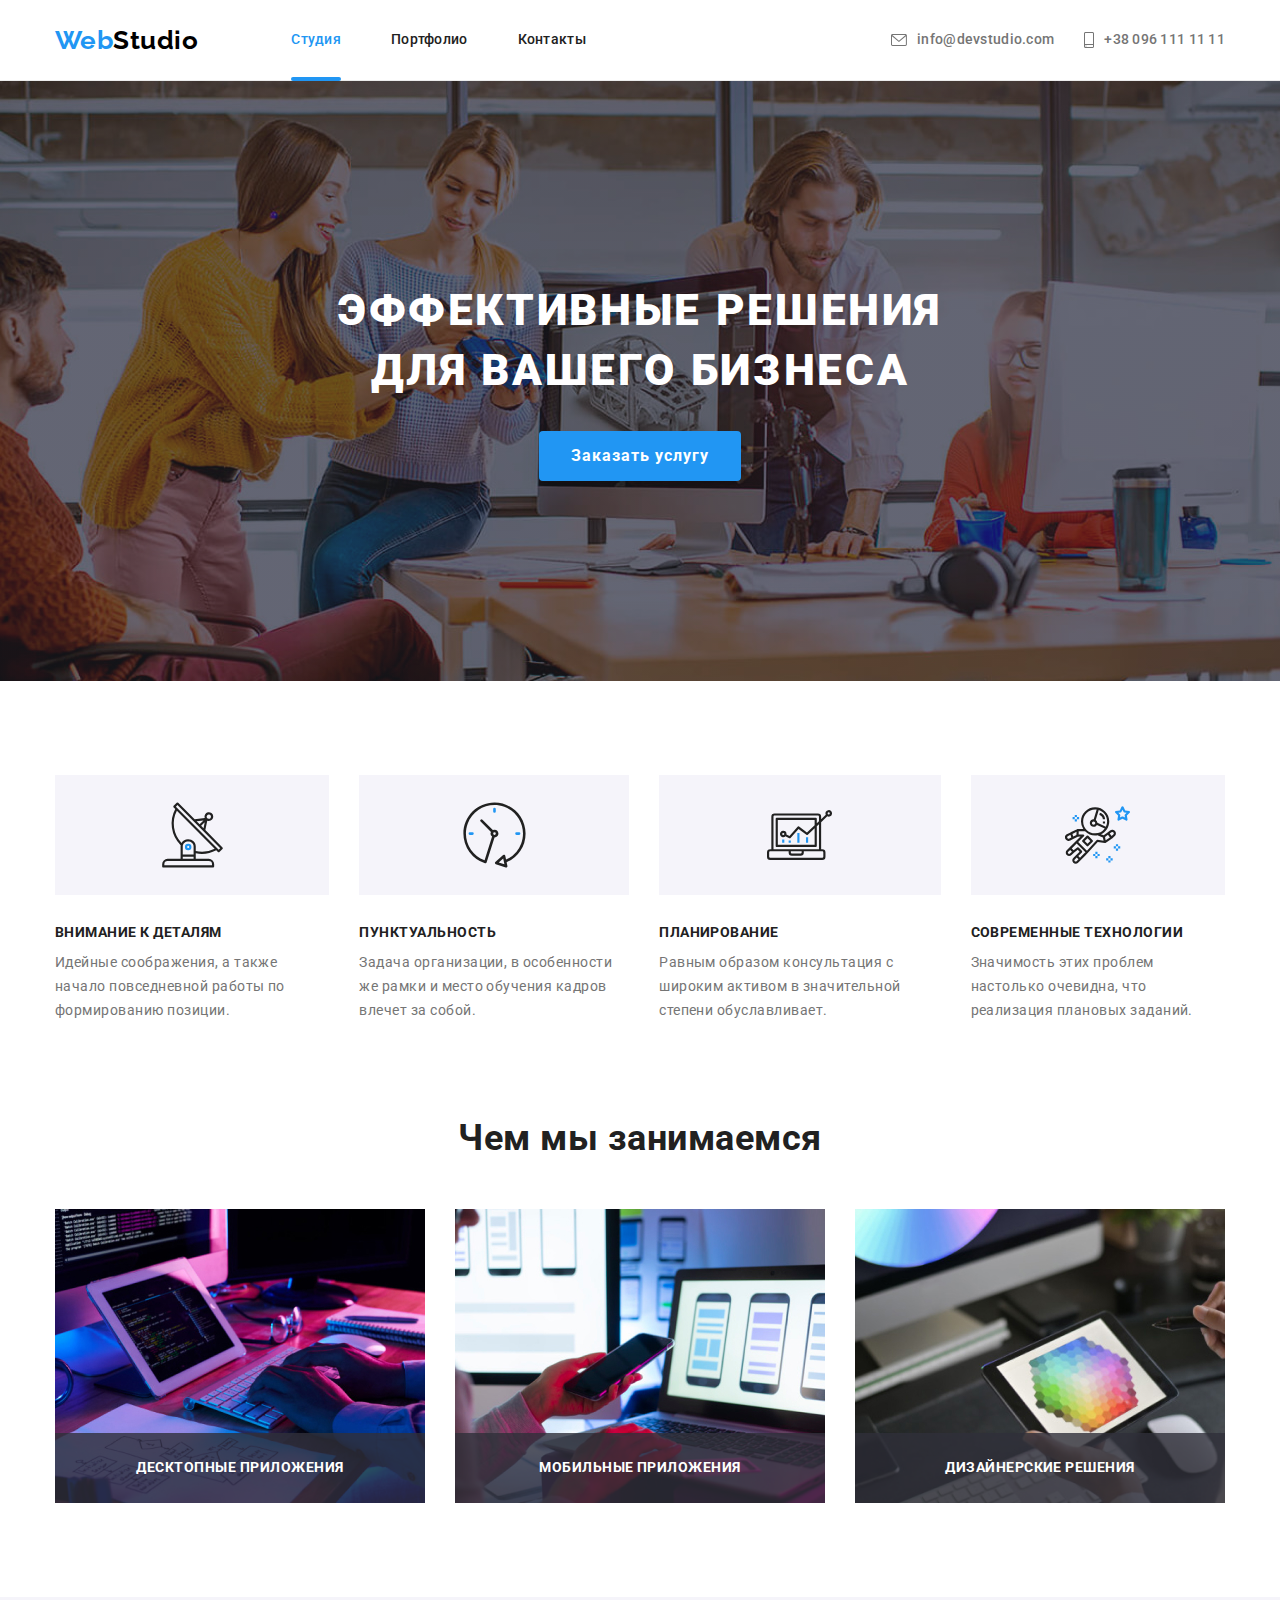
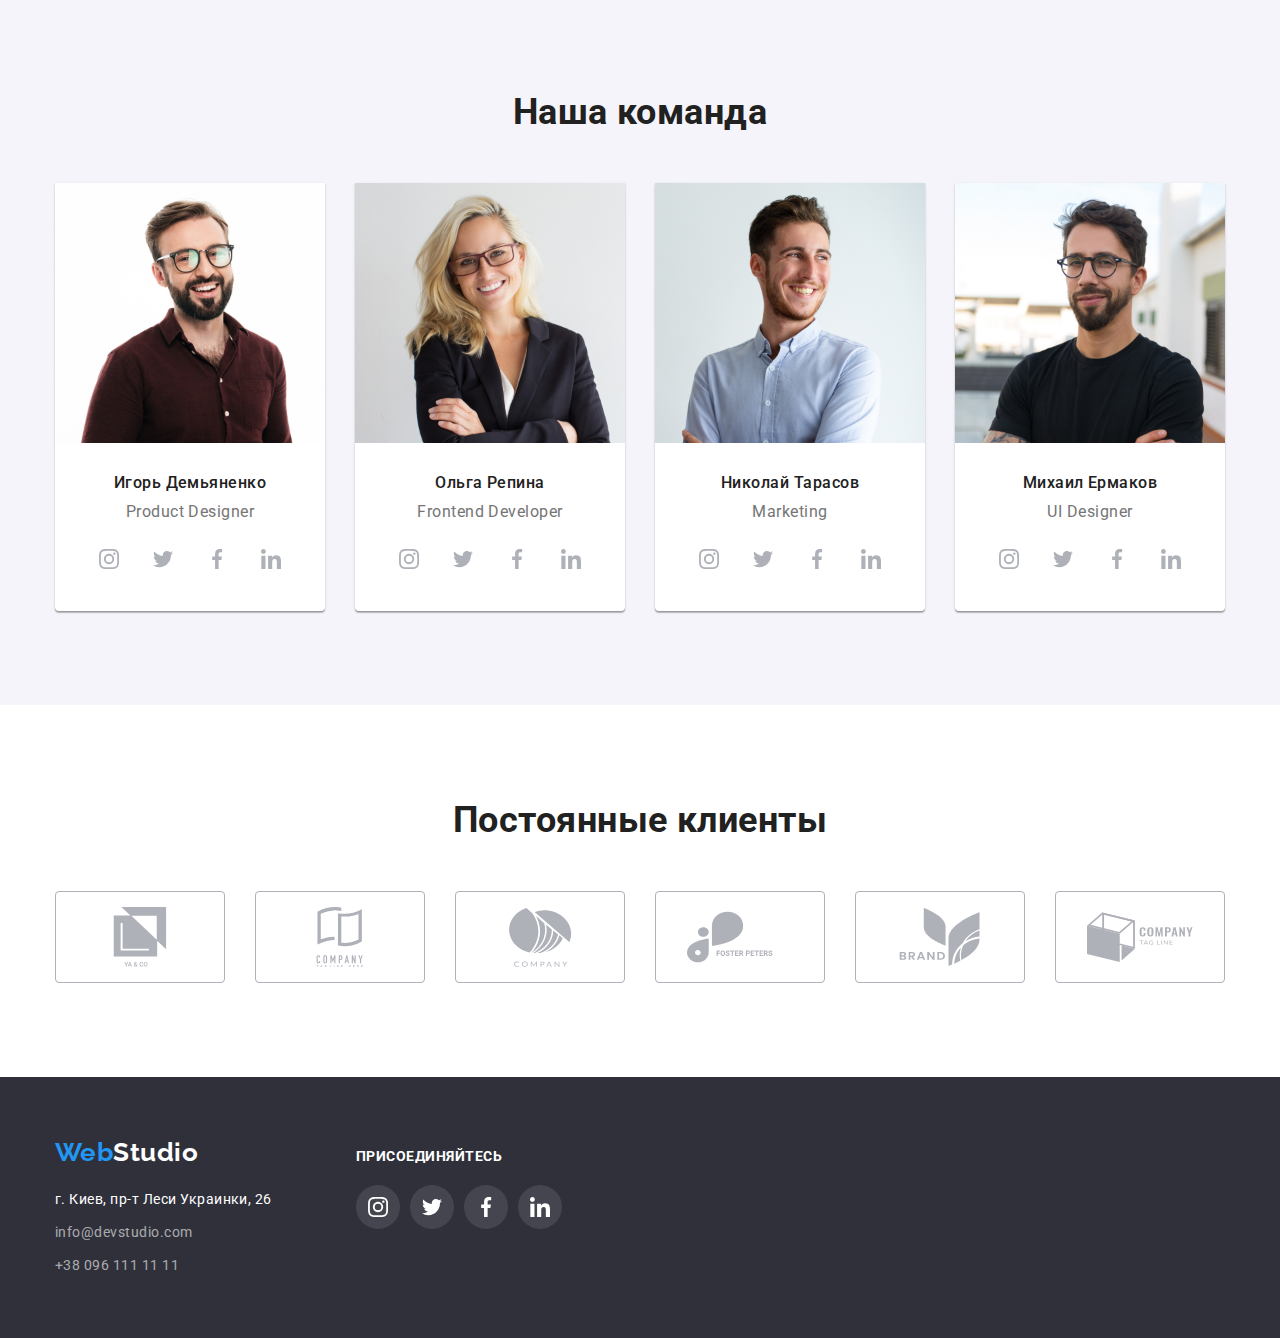
<file: index.html>
<!DOCTYPE html>
<html lang="ru">
<head>
    <meta charset="UTF-8">
    <meta http-equiv="X-UA-Compatible" content="IE=edge">
    <meta name="viewport" content="width=device-width, initial-scale=1.0">
    <title>Фотостудия WebStudio</title>
    
    <!--Основные шрифты-->
    <link rel="preconnect" href="https://fonts.googleapis.com">
    <link rel="preconnect" href="https://fonts.gstatic.com" crossorigin>
    <link href="https://fonts.googleapis.com/css2?family=Raleway:wght@700&family=Roboto:wght@400;500;700;900&display=swap"
        rel="stylesheet">

    <!--Нормализация стилей-->
    <link rel="stylesheet" href="https://cdn.jsdelivr.net/npm/modern-normalize@1.1.0/modern-normalize.min.css">
    
    <!--Кастомные стили-->
    <link rel="stylesheet" href="./css/styles.css">
</head>

<body>

    <!--Основная навигация-->
  <header class="header">

   <div class="container header-container">
    <nav class="nav">
        <a class="logo link" href="/">Web<span class="logo-primary link">Studio</span></a>
        <ul class="nav-list list">
            <li class="nav-item">
                <a class="nav-link current link" href="/">Студия</a>
            </li>
            <li class="nav-item">
                <a class="nav-link link" href="./portfolio.html">Портфолио</a>
            </li>
            <li class="nav-item">
                <a class="nav-link link" href="">Контакты</a>
            </li>
        </ul>
    </nav>

    <ul class="header-contacts list">
        <li class="header-contacts-item">
            <a class="header-phone link" href="mailto:info@devstudio.com">
                <svg class="header-contacts-icons" width="16" height="12">
                    <use href="./images/icons.svg#icon-envelope"></use>
                </svg>
                info@devstudio.com</a>
            </li>
        <li class="header-contacts-item">
            <a class="header-mail link" href="tel:+380961111111">
                <svg class="header-contacts-icons" width="10" height="16">
                    <use href="./images/icons.svg#icon-smartphone"></use>
                </svg>
                +38 096 111 11 11
                

            </a>
        </li>
    </ul>
   </div>
  </header> 
  
 <main>
    <!--Секция 1 Герой с баннером-->
        <section class="hero">
            <div class="container">
                <h1 class="hero-title">Эффективные решения для вашего бизнеса</h1>
                <button type="button" class="hero-btn" data-modal-open>Заказать услугу</button>
            </div>
        </section>
    

    <!--Секция 2 со скрытым заголовком Преимущества-->
    <section class="section">

        <div class="container">
            <h2 class="visually-hidden">Преимущества</h2>
            <ul class="features-list list">
                <li class="feature-item">

                    <div class="features-icon-wrapper">
                        <svg class="features-icon" width="65" height="70">
                            <use href="./images/icons.svg#icon-antenna"></use>
                        </svg>  
                    </div>
                    
                    <h3 class="feature-title">Внимание к деталям</h3>
                    <p class="feature-text">Идейные соображения, а также начало повседневной работы по формированию позиции.</p>
                </li>


                <li class="feature-item">
                    <div class="features-icon-wrapper">
                        <svg class="features-icon" width="65" height="70">
                            <use href="./images/icons.svg#icon-clock"></use>
                        </svg>
                    </div>
                    <h3 class="feature-title">Пунктуальность</h3>
                    <p class="feature-text">Задача организации, в особенности же рамки и место обучения кадров влечет за собой.</p>
                </li>


                <li class="feature-item">
                    <div class="features-icon-wrapper">
                        <svg class="features-icon" width="65" height="70">
                            <use href="./images/icons.svg#icon-diagram"></use>
                        </svg>
                    </div>
                    <h3 class="feature-title">Планирование</h3>
                    <p class="feature-text">Равным образом консультация с широким активом в значительной степени обуславливает.</p>
                </li>


                <li class="feature-item">
                    <div class="features-icon-wrapper">
                        <svg class="features-icon" width="65" height="70">
                            <use href="./images/icons.svg#icon-astronaut"></use>
                        </svg>
                    </div>
                    <h3 class="feature-title">Современные технологии</h3>
                    <p class="feature-text">Значимость этих проблем настолько очевидна, что реализация плановых заданий.</p>
                </li>
            </ul>
        </div>
    </section>

    <!--Секция 3 Чем мы занимаемся-->
    <section class="services section">

        <div class="container">
            <h2 class="title">Чем мы занимаемся</h2>

            <ul class="services-list list">
                <li class="services-item">
                    <div class="services-pic-wrapper">
                        <img class="services-pic" src="./images/1.jpg" alt="Человек работает за ноутбуком" width="370" height="294">
                        <p class="services-descr">Десктопные приложения</p>   
                    </div>
                </li>

                <li class="services-item">
                    <div class="services-pic-wrapper">
                        <img class="services-pic" src="./images/2.jpg" alt="Человек сидит перед открытым ноутбуком и смотрит в телефон"
                        width="370" height="294">
                        <p class="services-descr">Мобильные приложения</p>  
                    </div>
                </li>

                <li class="services-item">
                    <div class="services-pic-wrapper">
                        <img class="services-pic" src="./images/3.jpg" alt="Дизайнер выбирает на планшете цвет из палитры цветов"
                        width="370" height="294">
                        <p class="services-descr">Дизайнерские решения</p>
                    </div>
                    
                </li>
            </ul>
        </div>
    </section>

    <!--Секция Наша команда-->
    <section class="team section">

       <div class="container">
            <h2 class="title">Наша команда</h2>
            
            <ul class="team-list list">
                <li class="team-item">
                    <img class="team-pic" src="./images/Демьяненко.jpg" alt="Фото сотрудника Демьяненко" width="270" height="260">
                   
                    <div class="team-content">
                        <h3 class="team-names">Игорь Демьяненко</h3>
                        <p class="team-text">Product Designer</p>

                        <!-- Соцсети -->
                        <ul class="socials list">
                                <li class="socials-item">
                                <a class="socials-links socials-links-instagram link " href="" aria-label="Instagram">
                                    
                                        <svg class="socials-icon" width="20" height="20">
                                            <use href="./images/icons.svg#instagram"></use>
                                    </svg>
                                </a>
                                </li>


                            <li class="socials-item">
                                <a class="socials-links socials-links-twitter link" href="" aria-label="Twitter">
                                        <svg class="socials-icon" width="20" height="20">
                                            <use href="./images/icons.svg#twitter"></use>
                                        </svg>
                                    </a>
                                </li>
                            
                            <li class="socials-item">
                                <a class="socials-links socials-links-facebook link" href="" aria-label="Facebook">
                                    <svg class="socials-icon" width="20" height="20">
                                        <use href="./images/icons.svg#facebook"></use>
                                    </svg>
                                </a>
                            </li>
                            
                            <li class="socials-item">
                                <a class="socials-links socials-links-linkedin link" href="" aria-label="Linkedin">
                                    <svg class="socials-icon" width="20" height="20">
                                        <use href="./images/icons.svg#linkedin"></use>
                                    </svg>
                                </a>
                            </li>
                        </ul>
                   </div>  
                </li>

                <li class="team-item">
                    <img class="team-pic" src="./images/Репина.jpg" alt="Фоо сотрудника Репина" width="270" height="260">
                    
                    <div class="team-content">
                       <h3 class="team-names">Ольга Репина</h3>
                       <p class="team-text">Frontend Developer</p>

                        <!-- Соцсети -->
                        <ul class="socials list">
                                <li class="socials-item">
                                <a class="socials-links socials-links-instagram link " href="" aria-label="Instagram">
                                    
                                        <svg class="socials-icon" width="20" height="20">
                                            <use href="./images/icons.svg#instagram"></use>
                                    </svg>
                                </a>
                                </li>


                            <li class="socials-item">
                                <a class="socials-links socials-links-twitter link" href="" aria-label="Twitter">
                                        <svg class="socials-icon" width="20" height="20">
                                            <use href="./images/icons.svg#twitter"></use>
                                        </svg>
                                    </a>
                                </li>
                            
                            <li class="socials-item">
                                <a class="socials-links socials-links-facebook link" href="" aria-label="Facebook">
                                    <svg class="socials-icon" width="20" height="20">
                                        <use href="./images/icons.svg#facebook"></use>
                                    </svg>
                                </a>
                            </li>
                            
                            <li class="socials-item">
                                <a class="socials-links socials-links-linkedin link" href="" aria-label="Linkedin">
                                    <svg class="socials-icon" width="20" height="20">
                                        <use href="./images/icons.svg#linkedin"></use>
                                    </svg>
                                </a>
                            </li>
                        </ul>
                    </div>  
                </li>

                <li class="team-item">
                    <img class="team-pic" src="./images/Тарасов.jpg" alt="Фото сотрудника Тарасов" width="270" height="260">
                    
                    <div class="team-content">
                        <h3 class="team-names">Николай Тарасов</h3>
                        <p class="team-text">Marketing</p>

                        <!-- Соцсети -->
                        <ul class="socials list">
                                <li class="socials-item">
                                <a class="socials-links socials-links-instagram link " href="" aria-label="Instagram">
                                    
                                        <svg class="socials-icon" width="20" height="20">
                                            <use href="./images/icons.svg#instagram"></use>
                                    </svg>
                                </a>
                                </li>


                            <li class="socials-item">
                                <a class="socials-links socials-links-twitter link" href="" aria-label="Twitter">
                                        <svg class="socials-icon" width="20" height="20">
                                            <use href="./images/icons.svg#twitter"></use>
                                        </svg>
                                    </a>
                                </li>
                            
                            <li class="socials-item">
                                <a class="socials-links socials-links-facebook link" href="" aria-label="Facebook">
                                    <svg class="socials-icon" width="20" height="20">
                                        <use href="./images/icons.svg#facebook"></use>
                                    </svg>
                                </a>
                            </li>
                            
                            <li class="socials-item">
                                <a class="socials-links socials-links-linkedin link" href="" aria-label="Linkedin">
                                    <svg class="socials-icon" width="20" height="20">
                                        <use href="./images/icons.svg#linkedin"></use>
                                    </svg>
                                </a>
                            </li>
                        </ul>
                    </div>

                   
                </li>

                <li class="team-item">
                    <img class="team-pic" src="./images/Ермаков.jpg" alt="Фото сотрудника Ермаков" width="270" height="260">
                    
                    <div class="team-content">
                        <h3 class="team-names">Михаил Ермаков</h3>
                        <p class="team-text">UI Designer</p>

                    <!-- Соцсети -->
                        <ul class="socials list">
                                <li class="socials-item">
                                <a class="socials-links socials-links-instagram link " href="" aria-label="Instagram">
                                    
                                        <svg class="socials-icon" width="20" height="20">
                                            <use href="./images/icons.svg#instagram"></use>
                                    </svg>
                                </a>
                                </li>


                            <li class="socials-item">
                                <a class="socials-links socials-links-twitter link" href="" aria-label="Twitter">
                                        <svg class="socials-icon" width="20" height="20">
                                            <use href="./images/icons.svg#twitter"></use>
                                        </svg>
                                    </a>
                                </li>
                            
                            <li class="socials-item">
                                <a class="socials-links socials-links-facebook link" href="" aria-label="Facebook">
                                    <svg class="socials-icon" width="20" height="20">
                                        <use href="./images/icons.svg#facebook"></use>
                                    </svg>
                                </a>
                            </li>
                            
                            <li class="socials-item">
                                <a class="socials-links socials-links-linkedin link" href="" aria-label="Linkedin">
                                    <svg class="socials-icon" width="20" height="20">
                                        <use href="./images/icons.svg#linkedin"></use>
                                    </svg>
                                </a>
                            </li>
                        </ul>
                    </div>
                </li>
            </ul>
       </div>
    </section>


    <!-- Секция Постоянные клиенты клиенты -->

    <section class="cliens section">

        <div class="container">
            <h2 class="title">Постоянные клиенты</h2>
            <ul class="cliens-list list">

            <li class="clients-item">

                <a class="clients-link link" href="">
                  <svg class="clients-icon" width="106" height="60">
                    <use href="./images/icons.svg#icon-logo1"></use>
                  </svg>  
                </a>
            </li>


            <li class="clients-item">
                <a class="clients-link link" href="">
                    <svg class="clients-icon" width="106" height="60">
                        <use href="./images/icons.svg#icon-logo2"></use>
                    </svg>  
                </a>
            </li>

            <li class="clients-item">
                <a class="clients-link link" href="">
                   <svg class="clients-icon" width="106" height="60">
                        <use href="./images/icons.svg#icon-logo3"></use>
                    </svg> 
                </a>
            </li>

            <li class="clients-item">
                <a class="clients-link link" href="">
                    <svg class="clients-icon" width="106" height="60">
                        <use href="./images/icons.svg#icon-logo4"></use>
                    </svg>  
                </a>
            </li>

            <li class="clients-item">
                <a class="clients-link link" href="">
                    <svg class="clients-icon" width="106" height="60">
                        <use href="./images/icons.svg#icon-logo5"></use>
                    </svg>  
                </a>
            </li>

            <li class="clients-item">
                <a class="clients-link link" href="">
                    <svg class="clients-icon" width="106" height="60">
                        <use href="./images/icons.svg#icon-logo6"></use>
                    </svg>  
                </a>
            </li>
            </ul>  
        </div>
       

    </section>
 </main>

 <!--Футер-->
 <footer class="footer">

    <div class="footer-container container">

        <div class="address-wrapper">
            <a class="logo footer-logo" href="/">Web<span class="logo-secondary link">Studio</span></a>
        
            <address class="footer-address">
                <ul class="footer-address-list list">
                    
                    <li class="footer-address-item">
                        <a class="footer-address-link link"
                            href="https://www.google.com.ua/maps/place/%D0%B1%D1%83%D0%BB.+%D0%9B%D0%B5%D1%81%D0%B8+%D0%A3%D0%BA%D1%80%D0%B0%D0%B8%D0%BD%D0%BA%D0%B8,+26,+%D0%9A%D0%B8%D0%B5%D0%B2,+02000/@50.427418,30.5373236,17z/data=!4m5!3m4!1s0x40d4cf0e033ecbe9:0x57a4dffefec77da0!8m2!3d50.4265807!4d30.5383858?hl=ru">г.
                            Киев, пр-т Леси Украинки, 26</a>
                    </li>
                    
                    <li class="footer-address-item">
                        <a class="footer-email link" href="mailto:info@devstudio.com">info@devstudio.com</a>
                    </li>
                    
                    <li class="footer-address-item">
                        <a class="footer-phone link" href="tel:+380961111111">+38 096 111 11 11</a>
                    </li>
                </ul>
               
            </address>
        </div>
        
        <div class="footer-icons">
            <p class="footer-text">присоединяйтесь</p>
            <!-- Соцсети -->
                    <ul class="socials list">
                        <li class="socials-item">
                            <a class="socials-links socials-links-instagram link " href="" aria-label="Instagram">
                    
                                <svg class="socials-icon" width="20" height="20">
                                    <use href="./images/icons.svg#instagram"></use>
                                </svg>
                            </a>
                        </li>
                    
                    
                        <li class="socials-item">
                            <a class="socials-links socials-links-twitter link" href="" aria-label="Twitter">
                                <svg class="socials-icon" width="20" height="20">
                                    <use href="./images/icons.svg#twitter"></use>
                                </svg>
                            </a>
                        </li>
                    
                        <li class="socials-item">
                            <a class="socials-links socials-links-facebook link" href="" aria-label="Facebook">
                                <svg class="socials-icon" width="20" height="20">
                                    <use href="./images/icons.svg#facebook"></use>
                                </svg>
                            </a>
                        </li>
                    
                        <li class="socials-item">
                            <a class="socials-links socials-links-linkedin link" href="" aria-label="Linkedin">
                                <svg class="socials-icon" width="20" height="20">
                                    <use href="./images/icons.svg#linkedin"></use>
                                </svg>
                            </a>
                        </li>
                    </ul>
        </div>
       
        
    </div>

 </footer>


 <!-- Модальное окно -->
 <div class="backdrop is-hidden" data-modal>
     <div class="modal-wrapper">
         <button class="modal-btn" type="button" data-modal-close>
            <svg width="11" height="11">
                <use href="./images/icons.svg#modal-close"></use>
            </svg>
         </button>
         <p>Lorem, ipsum dolor sit amet consectetur adipisicing elit. Sunt est mollitia temporibus</p>
     </div>
 </div>


<script src="./js/modal.js"></script>

</body>
</html>
</file>
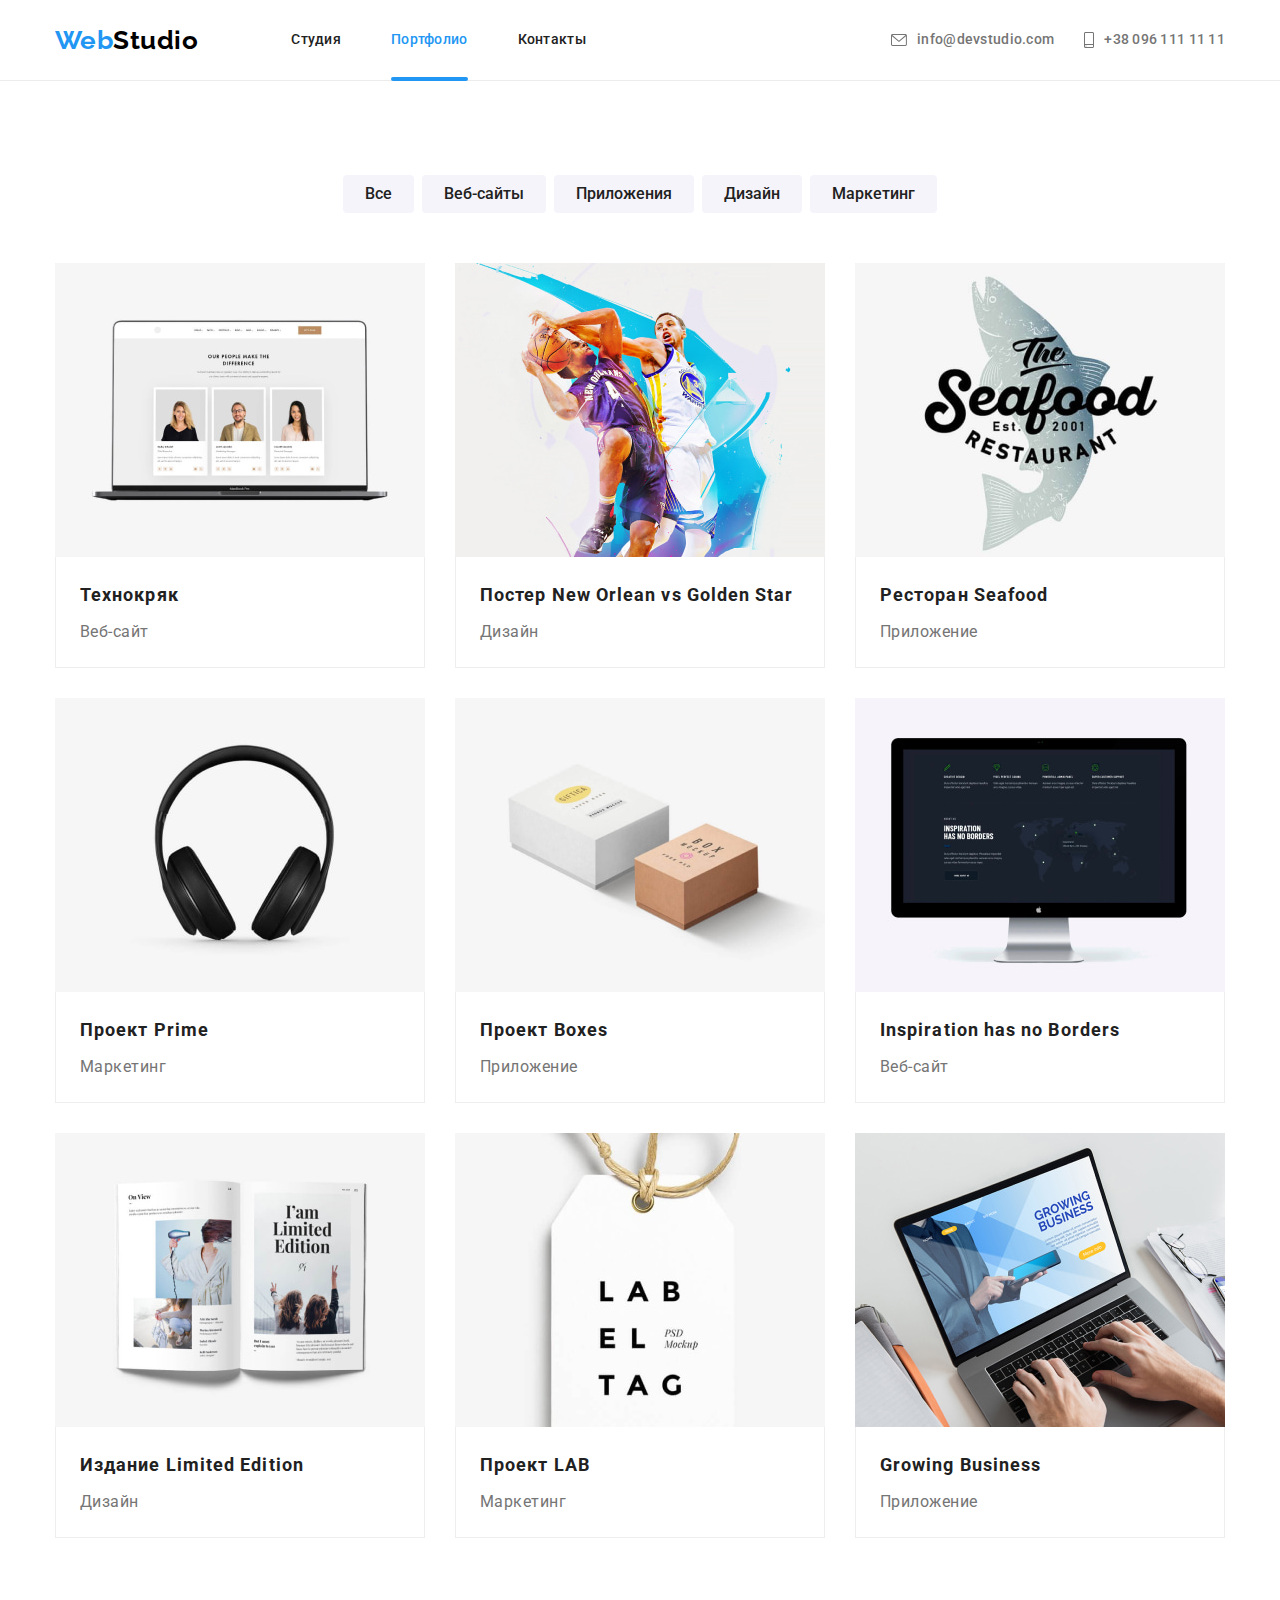
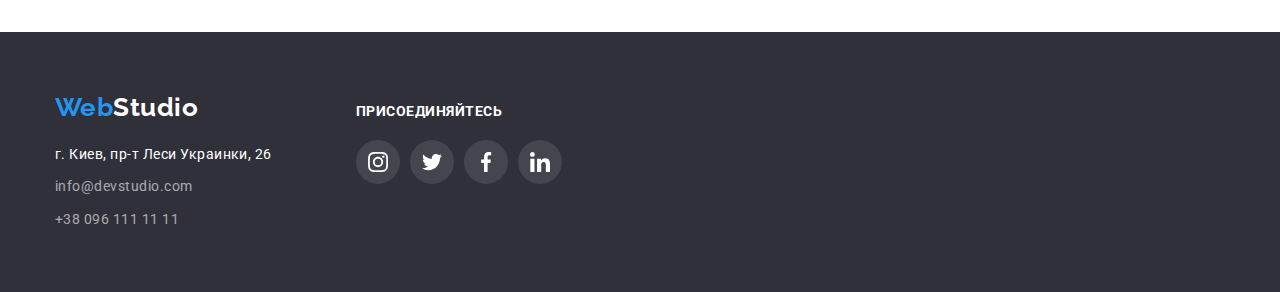
<file: portfolio.html>
<!DOCTYPE html>
<html lang="ru">

<head>
    <meta charset="UTF-8">
    <meta http-equiv="X-UA-Compatible" content="IE=edge">
    <meta name="viewport" content="width=device-width, initial-scale=1.0">
    <title>Фотостудия WebStudio</title>

    <!--Основные шрифты-->
    <link rel="preconnect" href="https://fonts.googleapis.com">
    <link rel="preconnect" href="https://fonts.gstatic.com" crossorigin>
    <link href="https://fonts.googleapis.com/css2?family=Raleway:wght@700&family=Roboto:wght@400;500;700;900&display=swap"
        rel="stylesheet">

    <!--Нормализация стилей-->
    <link rel="stylesheet" href="https://cdn.jsdelivr.net/npm/modern-normalize@1.1.0/modern-normalize.min.css">
    
    <!--Кастомные стили-->
    <link rel="stylesheet" href="./css/styles.css">
</head>

<body>

    <!--Основная навигация-->
    <header class="header">
        <div class="container header-container">
            <nav class="nav">
                <a class="logo link" href="/">Web<span class="logo-primary link">Studio</span></a>
                <ul class="nav-list list">
                    <li class="nav-item"><a class="nav-link link" href="./index.html">Студия</a></li>
                    <li class="nav-item"><a class="nav-link current link" href="./portfolio.html">Портфолио</a></li>
                    <li class="nav-item"><a class="nav-link link" href="">Контакты</a></li>
                </ul>
            </nav>
            
            <ul class="header-contacts list">
                <li class="header-contacts-item">
                    <a class="header-phone link" href="mailto:info@devstudio.com">
                        <svg class="header-contacts-icons" width="16" height="12">
                            <use href="./images/icons.svg#icon-envelope"></use>
                        </svg>
                        info@devstudio.com</a>
                </li>
                <li class="header-contacts-item">
                    <a class="header-mail link" href="tel:+380961111111">
                        <svg class="header-contacts-icons" width="10" height="16">
                            <use href="./images/icons.svg#icon-smartphone"></use>
                        </svg>
                        +38 096 111 11 11
            
            
                    </a>
                </li>
            </ul>
        </div>
    </header>

    <main>
        <!--Основная секция портфолио-->
        <section class="section">
            <div class="container">
                <h1 class="visually-hidden">Портфолио WebStudio</h1>
                
                <!--Фильтр из кнопок-->
                <ul class="filter list">
                    <li class="filter-item"><button type="button" class="filter-button">Все</button></li>
                    <li class="filter-item"><button type="button" class="filter-button">Веб-сайты</button></li>
                    <li class="filter-item"><button type="button" class="filter-button">Приложения</button></li>
                    <li class="filter-item"><button type="button" class="filter-button">Дизайн</button></li>
                    <li class="filter-item"><button type="button" class="filter-button">Маркетинг</button></li>
                </ul>
                
                
                <ul class="projects-list list">
                    <li class="projects-item">
                        <a class="projects-link link" href="">

                            <div class="pic-thumb">
                                <img class="projects-pic" src="./images/portfolio/технокряк.jpg" alt="Экран ноутбука с фото сотрудников" width="370"
                                height="294">
                                <p class="project-descr">Ресурс предлагает комплексные предложения с разным уровнем функционала и сервисов. Все это позволит посетителю получить
                                исчерпывающие сведения о компании или частном лице.</p>
                            </div>

                            <div class="projects-content">
                                <h2 class="projects-title">Технокряк</h2>
                                <p class="projects-text">Веб-сайт</p>
                            </div>
                        </a>
                    </li>

                    <li class="projects-item">
                        <a class="projects-link link" href="">

                            <div class="pic-thumb">
                                <img class="projects-pic" src="./images/portfolio/New-Orlean.jpg" alt="Два баскетболиста бросают мяч" width="370"
                                height="294">
                                <p class="project-descr">Ресурс предлагает комплексные предложения с разным уровнем функционала и сервисов. Все это
                                позволит посетителю получить
                                исчерпывающие сведения о компании или частном лице.</p>
                            </div> 
                            
                            <div class="projects-content">
                                <h2 class="projects-title">Постер <span lang="en">New Orlean vs Golden Star</span></h2>
                                <p class="projects-text">Дизайн</p>
                            </div>
                        </a>
                    </li>

                    <li class="projects-item">
                        <a class="projects-link link" href="">

                            <div class="pic-thumb">
                                <img class="projects-pic" src="./images/portfolio/Seafood.jpg" alt="Эмблема ресторана Seafood" width="370"
                                height="294">
                                <p class="project-descr">Ресурс предлагает комплексные предложения с разным уровнем функционала и сервисов. Все это
                                    позволит посетителю получить
                                    исчерпывающие сведения о компании или частном лице.</p>
                            </div> 
                            
                            <div class="projects-content">
                                <h2 class="projects-title">Ресторан <span lang="en">Seafood</span></h2>
                                <p class="projects-text">Приложение</p>
                            </div>
                        </a>
                    </li>

                    <li class="projects-item">
                        <a class="projects-link link" href="">

                            <div class="pic-thumb">
                                <img class="projects-pic" src="./images/portfolio/Prime.jpg" alt="Большие чорные наушники" width="370"
                                height="294"> 
                                <p class="project-descr">Ресурс предлагает комплексные предложения с разным уровнем функционала и сервисов. Все это
                                    позволит посетителю получить
                                    исчерпывающие сведения о компании или частном лице.</p>
                            </div> 
                            
                            <div class="projects-content">
                                <h2 class="projects-title">Проект <span lang="en">Prime</span></h2>
                                <p class="projects-text">Маркетинг</p>
                            </div>
                        </a>
                    </li>

                    <li class="projects-item">
                        <a class="projects-link link" href="">

                            <div class="pic-thumb">
                                <img class="projects-pic" src="./images/portfolio/Boxes.jpg" alt="Две упаковочные коробки с лого"
                                width="370" height="294">
                                <p class="project-descr">Ресурс предлагает комплексные предложения с разным уровнем функционала и сервисов. Все это
                                    позволит посетителю получить
                                    исчерпывающие сведения о компании или частном лице.</p>
                            </div>

                            <div class="projects-content">
                                <h2 class="projects-title">Проект <span lang="en">Boxes</span></h2>
                                <p class="projects-text">Приложение</p>
                            </div>
                        </a>
                    </li>

                    <li class="projects-item">
                        <a class="projects-link link" href="">

                            <div class="pic-thumb">
                                <img class="projects-pic" src="./images/portfolio/Inspiration-has-no-Borders.jpg"
                                alt="Экран монитора с навигацией сайта" width="370" height="294">
                                <p class="project-descr">Ресурс предлагает комплексные предложения с разным уровнем функционала и сервисов. Все это
                                    позволит посетителю получить
                                    исчерпывающие сведения о компании или частном лице.</p>
                            </div> 
                            
                            <div class="projects-content">
                                <h2 class="projects-title"><span lang="en">Inspiration has no Borders</span></h2>
                                <p class="projects-text">Веб-сайт</p>
                            </div>

                            
                        </a>
                    </li>

                    <li class="projects-item">
                        <a class="projects-link link" href="">

                            <div class="pic-thumb">
                                <img class="projects-pic" src="./images/portfolio/Limited-Edition.jpg" alt="Разворот журнала с картинками"
                                width="370" height="294">
                                <p class="project-descr">Ресурс предлагает комплексные предложения с разным уровнем функционала и сервисов. Все это
                                    позволит посетителю получить
                                    исчерпывающие сведения о компании или частном лице.</p>
                            </div> 
                            
                            <div class="projects-content">
                                <h2 class="projects-title">Издание <span lang="en">Limited Edition</span></h2>
                                <p class="projects-text">Дизайн</p>
                            </div>
                        </a>
                    </li>

                    <li class="projects-item">
                        <a class="projects-link link" href="">

                            <div class="pic-thumb">
                                <img class="projects-pic" src="./images/portfolio/LAB.jpg" alt="Лейба с наименованием компании" width="370"
                                 height="294">
                                <p class="project-descr">Ресурс предлагает комплексные предложения с разным уровнем функционала и сервисов. Все это
                                    позволит посетителю получить
                                    исчерпывающие сведения о компании или частном лице.</p>
                            </div> 
                            
                            <div class="projects-content">
                                <h2 class="projects-title">Проект <span lang="en">LAB</span></h2>
                                <p class="projects-text">Маркетинг</p>
                            </div>
                        </a>
                    </li>

                    <li class="projects-item">
                        <a class="projects-link link" href="">

                            <div class="pic-thumb">
                                <img class="projects-pic" src="./images/portfolio/Growing-Business.jpg"
                                alt="Человек заходит на сайт на ноутбуке" width="370" height="294">
                                <p class="project-descr">Ресурс предлагает комплексные предложения с разным уровнем функционала и сервисов. Все это
                                    позволит посетителю получить
                                    исчерпывающие сведения о компании или частном лице.</p>
                            </div>

                             <div class="projects-content">
                                <h2 class="projects-title"><span lang="en">Growing Business</span></h2>
                                <p class="projects-text">Приложение</p> 
                             </div>
                        </a>
                    </li>

                </ul>
            </div>
        </section>
    </main>

    <!--Футер-->
<footer class="footer">

<div class="footer-container container">

    <div class="address-wrapper">
        <a class="logo footer-logo" href="/">Web<span class="logo-secondary link">Studio</span></a>

        <address class="footer-address">
            <ul class="footer-address-list list">

                <li class="footer-address-item">
                    <a class="footer-address-link link"
                        href="https://www.google.com.ua/maps/place/%D0%B1%D1%83%D0%BB.+%D0%9B%D0%B5%D1%81%D0%B8+%D0%A3%D0%BA%D1%80%D0%B0%D0%B8%D0%BD%D0%BA%D0%B8,+26,+%D0%9A%D0%B8%D0%B5%D0%B2,+02000/@50.427418,30.5373236,17z/data=!4m5!3m4!1s0x40d4cf0e033ecbe9:0x57a4dffefec77da0!8m2!3d50.4265807!4d30.5383858?hl=ru">г.
                        Киев, пр-т Леси Украинки, 26</a>
                </li>

                <li class="footer-address-item">
                    <a class="footer-email link" href="mailto:info@devstudio.com">info@devstudio.com</a>
                </li>

                <li class="footer-address-item">
                    <a class="footer-phone link" href="tel:+380961111111">+38 096 111 11 11</a>
                </li>
            </ul>

        </address>
    </div>

    <div class="footer-icons">
        <p class="footer-text">присоединяйтесь</p>
        <!-- Соцсети -->
        <ul class="socials list">
            <li class="socials-item">
                <a class="socials-links socials-links-instagram link " href="">

                    <svg class="socials-icon" width="20" height="20">
                        <use href="./images/icons.svg#instagram"></use>
                    </svg>
                </a>
            </li>


            <li class="socials-item">
                <a class="socials-links socials-links-twitter link" href="">
                    <svg class="socials-icon" width="20" height="20">
                        <use href="./images/icons.svg#twitter"></use>
                    </svg>
                </a>
            </li>

            <li class="socials-item">
                <a class="socials-links socials-links-facebook link" href="">
                    <svg class="socials-icon" width="20" height="20">
                        <use href="./images/icons.svg#facebook"></use>
                    </svg>
                </a>
            </li>

            <li class="socials-item">
                <a class="socials-links socials-links-linkedin link" href="">
                    <svg class="socials-icon" width="20" height="20">
                        <use href="./images/icons.svg#linkedin"></use>
                    </svg>
                </a>
            </li>
        </ul>
    </div>


</div>
</footer>


</body>

</html>
</file>
<file: css/styles.css>
:root {
  /* Основные шрифты */
  --main-font: 'Roboto', sans-serif;
  --secondary-font: 'Raleway', sans-serif;

  /* Цвет текста */
  --primary-text-color: #212121;
  --secondary-text-color: #757575;
  --white-text-color: #ffffff;
  --footer-contacts-text: rgba(255, 255, 255, 0.6);
  --accent-text-color: #2196f3;

  /* Цвет фона */
  --background-color: #ffffff;
  --secondary-backgraund-color: #f5f4fa;
  --dark-background-color: #2f303a;

  /* Цвет icons svg*/
  --icons-color: #afb1b8;

  /* Основной паддинг и маржин в секциях */
  --primary-section-padding: 94px;
  --primary-margin: 30px;

  /* Анимация */
  --anim-main: 250ms cubic-bezier(0.4, 0, 0.2, 1);
}


body {
  font-family: var(--main-font);
  font-size: 16px;
  line-height: 1.19;
  letter-spacing: 0.03em;
  color: var(--primary-text-color);
  background-color: var(--background-color);
}

/* Общий сброс маржинов */
h1,
h2,
h3,
h4,
p {
  margin-top: 0;
  margin-bottom: 0;
}

img {
  display: block;
  max-width: 100%;
  height: auto;
}

/* Ховер и фокус для всех ссылок.*/
.link:hover,
.link:focus {
  color: var(--accent-text-color);
}

/* Убираем нижнее подчеркивание с ссылок */
.link {
  text-decoration: none;
  transition: color var(--anim-main);
}

/* Убираем отступы и маркеры на списках */
.list {
  padding-left: 0;
  margin-top: 0;
  margin-bottom: 0;

  list-style: none;
}

/* Общие стили на класс секция */
.section {
  padding-top: var(--primary-section-padding);
  padding-bottom: var(--primary-section-padding);
}

/* Общие стили для контейнера */
.container {
  width: 1200px;
  padding-left: 15px;
  padding-right: 15px;
  margin-left: auto;
  margin-right: auto;
}

/* Общий шрифт для h2 */
.title {
  font-weight: 700;
  font-size: 36px;
  line-height: 1.17;
  text-align: center;
  color: var(--primary-text-color);
}


/* Header/////////////////// */

/* Нижний бордер на хедере */
.header {
  border-bottom: 1px solid #ececec;
}

/* Добавляем флексы на основной контейнер хедера */
.header-container {
  display: flex;
  align-items: center;
}


/* Логотип в хедере и футере */
.logo {
  font-family: var(--secondary-font);
  font-weight: 700;
  font-size: 26px;
  line-height: 1.19;
  color: var(--accent-text-color);
  text-decoration: none;
}

.logo-primary {
  color: #000000;
  transition: color var(--anim-main);
}

.logo-secondary {
  color: var(--white-text-color);
  transition: color var(--anim-main);
}

.nav > .logo {
  margin-right: 93px;
}

/* Добавляем флексы на ссылки хедера */
.nav {
  display: flex;
  align-items: center;
}
.nav-list {
  display: flex;
  align-items: center;
}

/* Маржины на ссылки навигации */
.nav-item {
  margin-right: 50px;
}
.nav-item:last-child {
  margin-right: 0;
}

/* Добавление паддингов на ссылки навигации */
.nav-link {
  position: relative;

  display: block;
  padding-top: 32px;
  padding-bottom: 32px;

  font-weight: 500;
  font-size: 14px;
  line-height: 1.14;
  letter-spacing: 0.02em;
  color: var(--primary-text-color);

  transition: color var(--anim-main);
}

/* Выделение цветом текущей страницы */
.current {
  color: var(--accent-text-color);
}

/* Добавляем линию под текущей страницей */
.current::after {
position: absolute;
left: 0;
bottom: -1px;

content: "";
display: block;
width: 100%;
height: 4px;
border-radius: 2px;
background-color: var(--accent-text-color);
}



/* Добавляем флексы на контакты в хедере */
.header-contacts {
  display: flex;
  align-items: center;
  margin-left: auto;
}

.header-contacts-item:not(:last-child) {
  margin-right: 30px;
}

/* Контакты в хедере */
.header-phone,
.header-mail {
  display: flex;
  align-items: center;
  text-align: center;

  padding-top: 32px;
  padding-bottom: 32px;

  font-weight: 500;
  font-size: 14px;
  line-height: 1.14;
  letter-spacing: 0.02em;
  color: var(--secondary-text-color);

  transition: color var(--anim-main);
}

.header-contacts-icons {
  fill: currentColor;
  margin-right: 10px;

  transition: fill var(--anim-main);
}



/* Секция Герой //////////////*/

.hero {
  max-width: 1600px;
  height: 600px;
  padding-top: 200px;
  padding-bottom: 200px;
  margin-right: auto;
  margin-left: auto;

  text-align: center;

  background-color: #C4C4C4;
  background-image: linear-gradient( to top, rgba(47, 48, 58, 0.4), rgba(47, 48, 58, 0.4)), url(../images/header.jpg);
  background-position: center;
  background-size: cover;
  background-repeat: no-repeat;
}



.hero-title {
  display: block;
  width: 696px;
  margin-right: auto;
  margin-left: auto;
  margin-bottom: 30px;

  font-weight: 900;
  font-size: 44px;
  line-height: 1.36;
  text-align: center;
  letter-spacing: 0.06em;
  text-transform: uppercase;
  color: var(--white-text-color);
}

/* Кнопка заказать услугу */
.hero-btn {
  padding: 10px 32px;
  border: 0;
  border-radius: 4px;

  font-family: inherit;
  font-weight: 700;
  font-size: 16px;
  line-height: 1.87;
  align-items: center;
  letter-spacing: 0.06em;
  color: var(--white-text-color);
  background-color: var(--accent-text-color);
  box-shadow: 0px 4px 4px rgba(0, 0, 0, 0.15);
  cursor: pointer;

  transition: background-color var(--anim-main), box-shadow var(--anim-main);
}

.hero-btn:hover {
  background-color: #188ce8;
}

/* Секция features */

/* Скрытый заголовок */
.visually-hidden {
  position: absolute;
  width: 1px;
  height: 1px;
  margin: -1px;
  border: 0;
  padding: 0;
  white-space: nowrap;
  clip-path: inset(100%);
  clip: rect(0 0 0 0);
  overflow: hidden;
}

.features-list {
  display: flex;
  justify-content: space-between;
}

.feature-item {
  margin-right: 30px;
}
.feature-item:last-child {
  margin-right: 0;
}

.features-icon-wrapper {
  display: flex;
  flex-basis: 270px;
  height: 120px;

  justify-content: center;
  align-items: center;

  background-color: #F5F4FA;

  margin-bottom: 30px;
}

.feature-title {
  margin-bottom: 10px;

  font-weight: 700;
  font-size: 14px;
  line-height: 1.14;
  text-transform: uppercase;
  color: var(--primary-text-color);
}
.feature-text {
  font-size: 14px;
  line-height: 1.71;
  color: var(--secondary-text-color);
}

/* Секция Services */

/* Флексы для секции services*/
.services.section {
  padding-top: 0;
}

.services-list {
  display: flex;
  margin-top: 50px;
  justify-content: space-between;
}
.services-item:not(:last-child) {
  margin-right: 30px;
}


/* Позиционнированный текст на картинках секции  Services */

.services-pic-wrapper {
  position: relative;
}

.services-descr {
  position: absolute;
  left: 0;
  bottom: 0;

  display: flex;
  justify-content: center;
  align-items: center;

  width: 370px;
  height: 70px;
  background-color:rgba(47, 48, 58, 0.8);

  font-weight: 700;
  font-size: 14px;
  line-height: 1.14;
  text-transform: uppercase;
  
  color: #FFFFFF;
}


/* Секция team */
.team {
  background-color: #f5f4fa;
}

.team-list {
  display: flex;
  margin-top: 50px;
}

/* Определяем ширину для 4 team-item */
.team-item {
  flex-basis: calc((100% - 90px) / 4);
  margin-right: 30px;
  background-color: var(--background-color);

  box-shadow: 0px 1px 3px rgba(0, 0, 0, 0.12), 0px 1px 1px rgba(0, 0, 0, 0.14),
    0px 2px 1px rgba(0, 0, 0, 0.2);
  border-radius: 0px 0px 4px 4px;
}
.team-item:last-child {
  margin-right: 0;
}

/*Паддинги для team-content */
.team-content {
  padding-top: 30px;
  padding-bottom: 30px;
}

.team-names {
  margin-bottom: 10px;

  font-weight: 500;
  font-size: 16px;
  line-height: 1.19;
  text-align: center;
}
.team-text {
  font-size: 16px;
  line-height: 1.19;
  text-align: center;
  color: var(--secondary-text-color);
}

/* Соцсети для team */

.socials {
  display: flex;
  justify-content: center;
  align-items: center;
  margin-top: 16px;
}

.socials-item:not(:last-child) {
  margin-right: 10px;
}

.socials-links {
  display: flex;
  justify-content: center;
  align-items: center;

  width: 44px;
  height: 44px;
  color: var(--icons-color);

  background-color: #ffffff;
  border-radius: 50%;

  background-repeat: no-repeat;
  background-position: center;

  transition: background-color var(--anim-main), color var(--anim-main);
}


.socials-links:hover,
.socials-links:focus {
  background-color: var(--accent-text-color);
  color: #ffff;
}

.socials-icon {
  fill: currentColor;
  /* transition: fill var(--anim-main); */
}


/* Секция Постоянные клиенты */
/* ///////////////////////// */

.cliens-list {
  display: flex;
  justify-content: center;
  align-items: center;
  margin-top: 50px;
}

.clients-item:not(:last-child) {
  margin-right: 30px;
}


.clients-link {
  display: flex;
  width: 170px;
  height: 92px;
  border-radius: 4px;

  justify-content: center;
  align-items: center;

  border: 1px solid #afb1b8; 
  color: var(--icons-color);
  transition: border-color var(--anim-main), color var(--anim-main);
  
}


.clients-link:hover,
.clients-link:focus {
  border-color: var(--accent-text-color);
}

.clients-icon {
  display: block;
  fill: currentColor;
}



/*-- Страница портфолио main ------*/
/* /////////////////////////////// */

/* Фильтр кнопки*/
.filter {
  display: flex;
  justify-content: center;
  margin-bottom: 50px;
}

.filter-item:not(:last-child) {
  margin-right: 8px;
}

/* Кнопки фильтра */
.filter-button {
  padding: 6px 22px;
  border: 0;

  font-family: inherit;
  font-weight: 500;
  font-size: 16px;
  line-height: 1.62;

  color: var(--primary-text-color);
  background-color: #f5f4fa;
  border-radius: 4px;
  box-shadow: none;
  cursor: pointer;
  transition: color var(--anim-main), background-color var(--anim-main), box-shadow var(--anim-main);
}

.filter-button:hover,
.filter-button:focus {
  color: var(--white-text-color);
  background-color: var(--accent-text-color);
  box-shadow: 0px 3px 1px rgba(0, 0, 0, 0.1), 0px 1px 2px rgba(0, 0, 0, 0.08), 0px 2px 2px rgba(0, 0, 0, 0.12);
}

/* Сетка для карточек портфолио с одинаковым маржином 30рх */
.projects-list {
  display: flex;
  flex-wrap: wrap;
  margin-top: calc(-1 * var(--primary-margin));
  margin-left: calc(-1 * var(--primary-margin));
}

.projects-item {
  flex-basis: calc(100% / 3 - var(--primary-margin));
  margin-left: var(--primary-margin);
  margin-top: var(--primary-margin);
}


.projects-link {
  display: block;
  box-shadow: none;
  transition: box-shadow var(--anim-main);
  }

.projects-link:hover,
.projects-link:focus {
  box-shadow: 0px 1px 1px rgba(0, 0, 0, 0.12), 0px 4px 4px rgba(0, 0, 0, 0.06), 1px 4px 6px rgba(0, 0, 0, 0.16);
}


/* Добавляем текст поверх картинки */
.pic-thumb {
  position: relative;
  overflow: hidden;
}

.project-descr {
  position: absolute;
  left: 0;
  bottom: 0;
  transform: translateY(100%);
  

  display: flex;
  justify-content: center;
  align-items: center;
  padding: 63px 24px;

  font-size: 18px;
  line-height: 1.55;

  width: 100%;
  height: 100%;

  color: var(--white-text-color);
  background-color: rgba(33, 150, 243, 0.9);
  
  transition: transform var(--anim-main);
}


.projects-link:focus .project-descr,
.projects-link:hover .project-descr
{
  transform: translateY(0%); 
}



/* Группируем заголовок и текст и дабавляем бордер в нижнюю часть */
.projects-content {
  padding: 20px 24px;
  border-bottom: 1px solid #eeeeee;
  border-right: 1px solid #eeeeee;
  border-left: 1px solid #eeeeee;
}



/* Шрифты projects портфолио" */
.projects-title {
  font-weight: 700;
  font-size: 18px;
  line-height: 2;
  letter-spacing: 0.06em;
  color: var(--primary-text-color);
}

.projects-text {
  margin-top: 4px;

  font-size: 16px;
  line-height: 1.87;
  color: var(--secondary-text-color);
}



/* Футер */

/* Основные отступы секции футер */
.footer {
  padding-top: 60px;
  padding-bottom: 60px;
  background-color: var(--dark-background-color);
}

.footer-container {
  display: flex;
  align-items: baseline;
}

.address-wrapper {
  margin-right: 70px;
}

/* Нижний маржин для лого футера */
.footer .logo {
  display: inline-block;
  margin-bottom: 20px;
}
.footer-address {
  display: block;
  width: 231px;
}

/* Марджины между footer-address-item */
.footer-address-item:not(:last-child) {
  margin-bottom: 9px;
}

/* Текст адреса */
.footer-address-link {
  display: inline-block;
  font-style: normal;
  font-size: 14px;
  line-height: 1.7;
  color: var(--white-text-color);
}
.footer-email,
.footer-phone {
  display: inline-block;

  font-style: normal;
  font-size: 14px;
  line-height: 1.71;
  color: rgba(255, 255, 255, 0.6);
}



.footer-text {
  font-weight: bold;
  font-size: 14px;
  line-height: 1.14;
  text-transform: uppercase;
  color: #ffffff;

  margin-bottom: 20px;
}

.footer .socials-links {
  color: #ffffff;
  background-color: rgba(255, 255, 255, 0.1);
  transition: background-color var(--anim-main);
}

.footer .socials-links:hover,
.footer .socials-links:focus {
  background-color: var(--accent-text-color);
}



  /* ///////Модальное окно////////////////////// */

  .backdrop {
    position: fixed;
    top: 0;
    left: 50%;
    transform: translateX(-50%);

    width: 100vw;
    height: 100vh;
    background-color: rgba(0, 0, 0, 0.2);

    opacity: 1;
    visibility: visible;
    pointer-events: initial;
    /* Обязательно также указываем в транзишине свойство visibility, иначе при закрытии модалки не сработает анимация  */
    transition: opacity var(--anim-main), visibility var(--anim-main);}


  /* Прячем бекдроп при классе is-hidden */
  .backdrop.is-hidden {
    opacity: 0;
    visibility: hidden;
    pointer-events: none;
  } 

  /* Задаем исходное состояние окна в спрятанном состоянии для его анимации: 
  появляется с масштаба 0,8 с центра (если поменять местами транслейт и склейл - окно будет всплывать из нижнего правого своего угла!!!). И при таком способе не забываем указывать транслейт !! либо такой же как в modal-wrapper либо другие координаты по желанию либо макету */
  .backdrop.is-hidden .modal-wrapper {
    transform: translate(-50%, -50%) scale(0.8);
  }


  .modal-wrapper {
    position: absolute;
    top: 50%;
    left: 50%;
    
    padding: 20px;
    width: 528px;
    height: 581px;
    border-radius: 4px;

    box-shadow: 0px 1px 3px rgba(0, 0, 0, 0.12),
    0px 1px 1px rgba(0, 0, 0, 0.14),
    0px 2px 1px rgba(0, 0, 0, 0.2);
    background-color: #ffffff;

    transform: translate(-50%, -50%) scale(1);
    transition: transform var(--anim-main);
  }

  .modal-btn {
    position: absolute;
    top: 8px;
    right: 8px;

    display: flex;
    justify-content: center;
    align-items: center;
    padding: 0;

    width: 30px;
    height: 30px;
    border-radius: 50%;
    background: #FFFFFF;
    border: 1px solid rgba(0, 0, 0, 0.1);
    cursor: pointer;
    
  }
</file>
